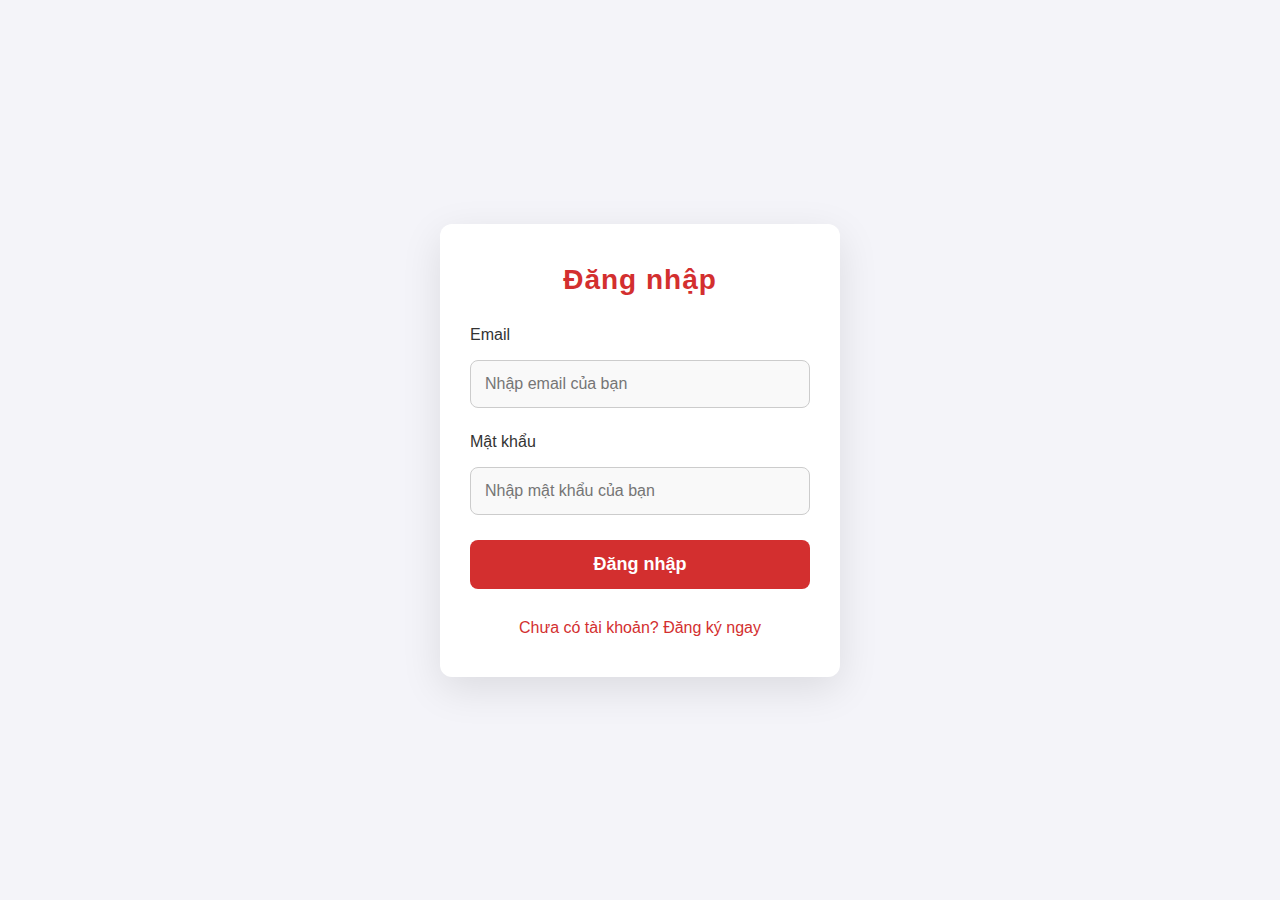
<file: login.html>
<!DOCTYPE html>
<html lang="vi">
<head>
  <meta charset="UTF-8">
  <meta name="viewport" content="width=device-width, initial-scale=1.0">
  <title>Đăng Nhập</title>
  <link rel="stylesheet" href="./css/login.css">
</head>
<body>
  <div class="login-container">
    <h2>Đăng nhập</h2>
    <!-- Form đăng nhập -->
    <form id="login-form">
      <div class="form-group">
        <label for="email">Email</label>
        <input type="email" id="login-email" name="email" placeholder="Nhập email của bạn" required>
      </div>
      <div class="form-group">
        <label for="password">Mật khẩu</label>
        <input type="password" id="login-password" name="password" placeholder="Nhập mật khẩu của bạn" required>
      </div>
      
      <button type="submit">Đăng nhập</button>
      
      <!-- Thêm phần "Chưa có tài khoản?" phía dưới -->
      <a href="register.html" class="signup-link">Chưa có tài khoản? Đăng ký ngay</a>
      
      <!-- Thông báo lỗi -->
      <div id="error-message" class="error-message"></div>
    </form>
  </div>
  <script src="./js/login.js"></script>
</body>
</html>
</file>
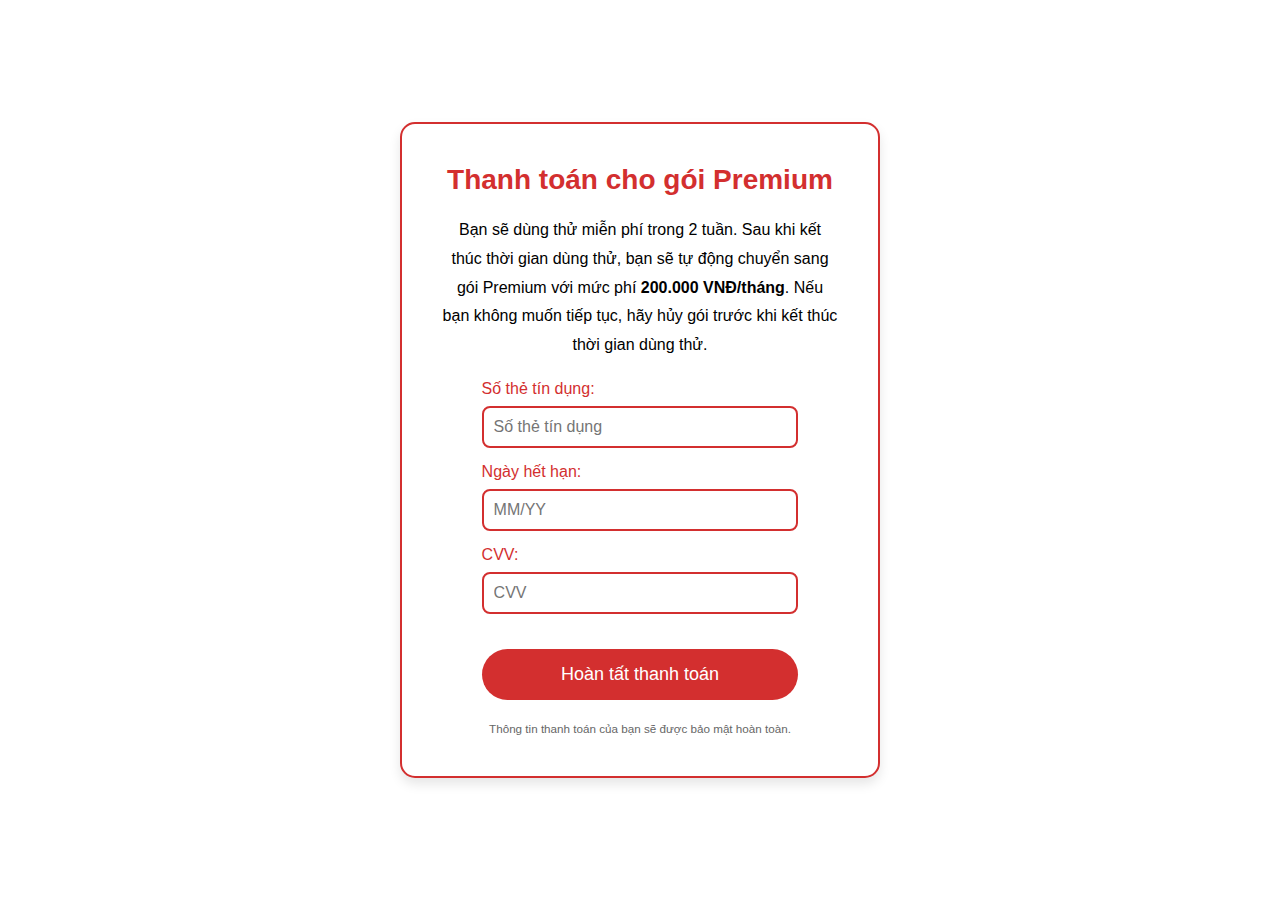
<file: payment-page.html>
<!DOCTYPE html>
<html lang="vi">
<head>
    <meta charset="UTF-8">
    <meta name="viewport" content="width=device-width, initial-scale=1.0">
    <title>Thanh toán Premium</title>
    <link rel="stylesheet" href="./css/payment-page.css">
</head>
<body>
    <div class="container">
        <div class="payment-content">
            <h1>Thanh toán cho gói Premium</h1>
            <p class="payment-description">
                Bạn sẽ dùng thử miễn phí trong 2 tuần. Sau khi kết thúc thời gian dùng thử, bạn sẽ tự động chuyển sang gói Premium với mức phí <strong>200.000 VNĐ/tháng</strong>. Nếu bạn không muốn tiếp tục, hãy hủy gói trước khi kết thúc thời gian dùng thử.
            </p>
            
            <!-- Form nhập thông tin thanh toán -->
            <form action="/process-payment" method="POST" class="payment-form">
                <label for="card-number">Số thẻ tín dụng:</label>
                <input type="text" id="card-number" name="card-number" placeholder="Số thẻ tín dụng" required>
                
                <label for="expiry-date">Ngày hết hạn:</label>
                <input type="text" id="expiry-date" name="expiry-date" placeholder="MM/YY" required>
                
                <label for="cvv">CVV:</label>
                <input type="text" id="cvv" name="cvv" placeholder="CVV" required>
                
                <button type="submit" class="submit-btn">Hoàn tất thanh toán</button>
            </form>

            <p class="security-info">
                <small>Thông tin thanh toán của bạn sẽ được bảo mật hoàn toàn.</small>
            </p>
        </div>
    </div>
</body>
</html>
</file>
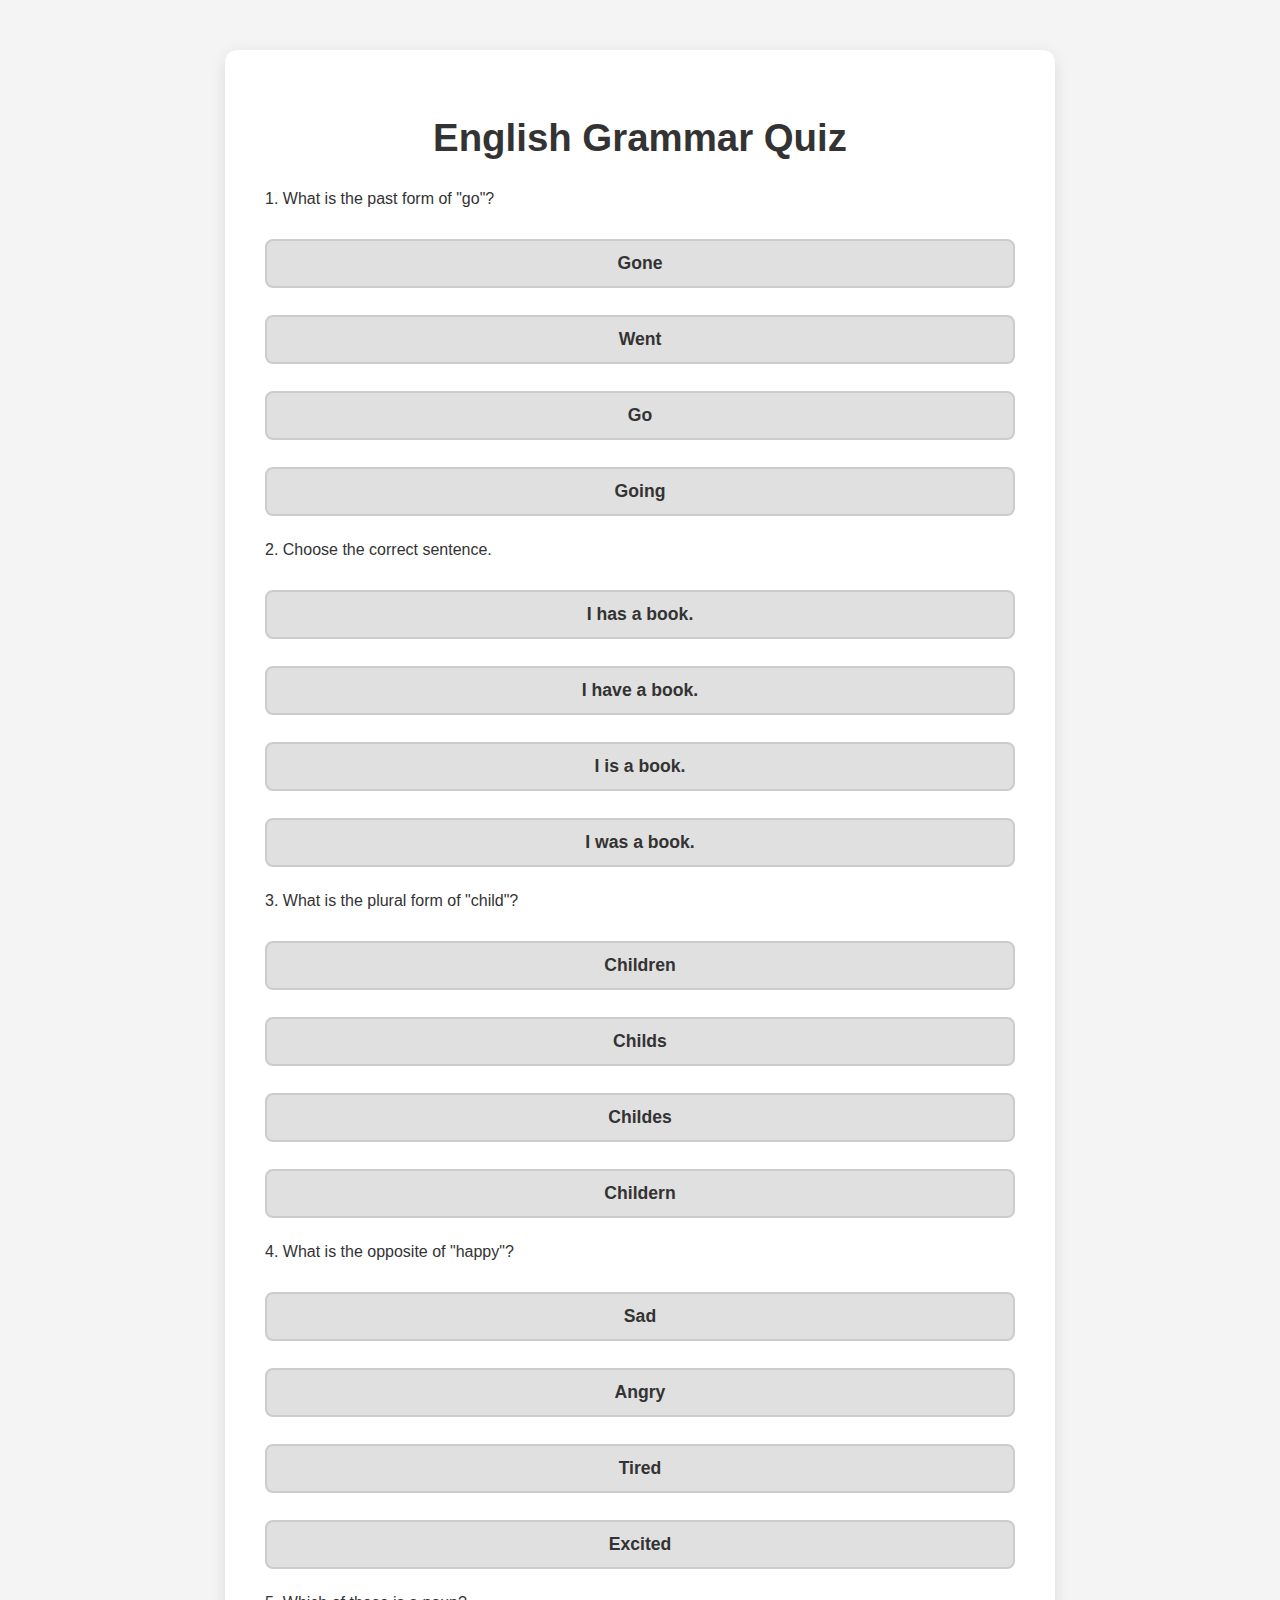
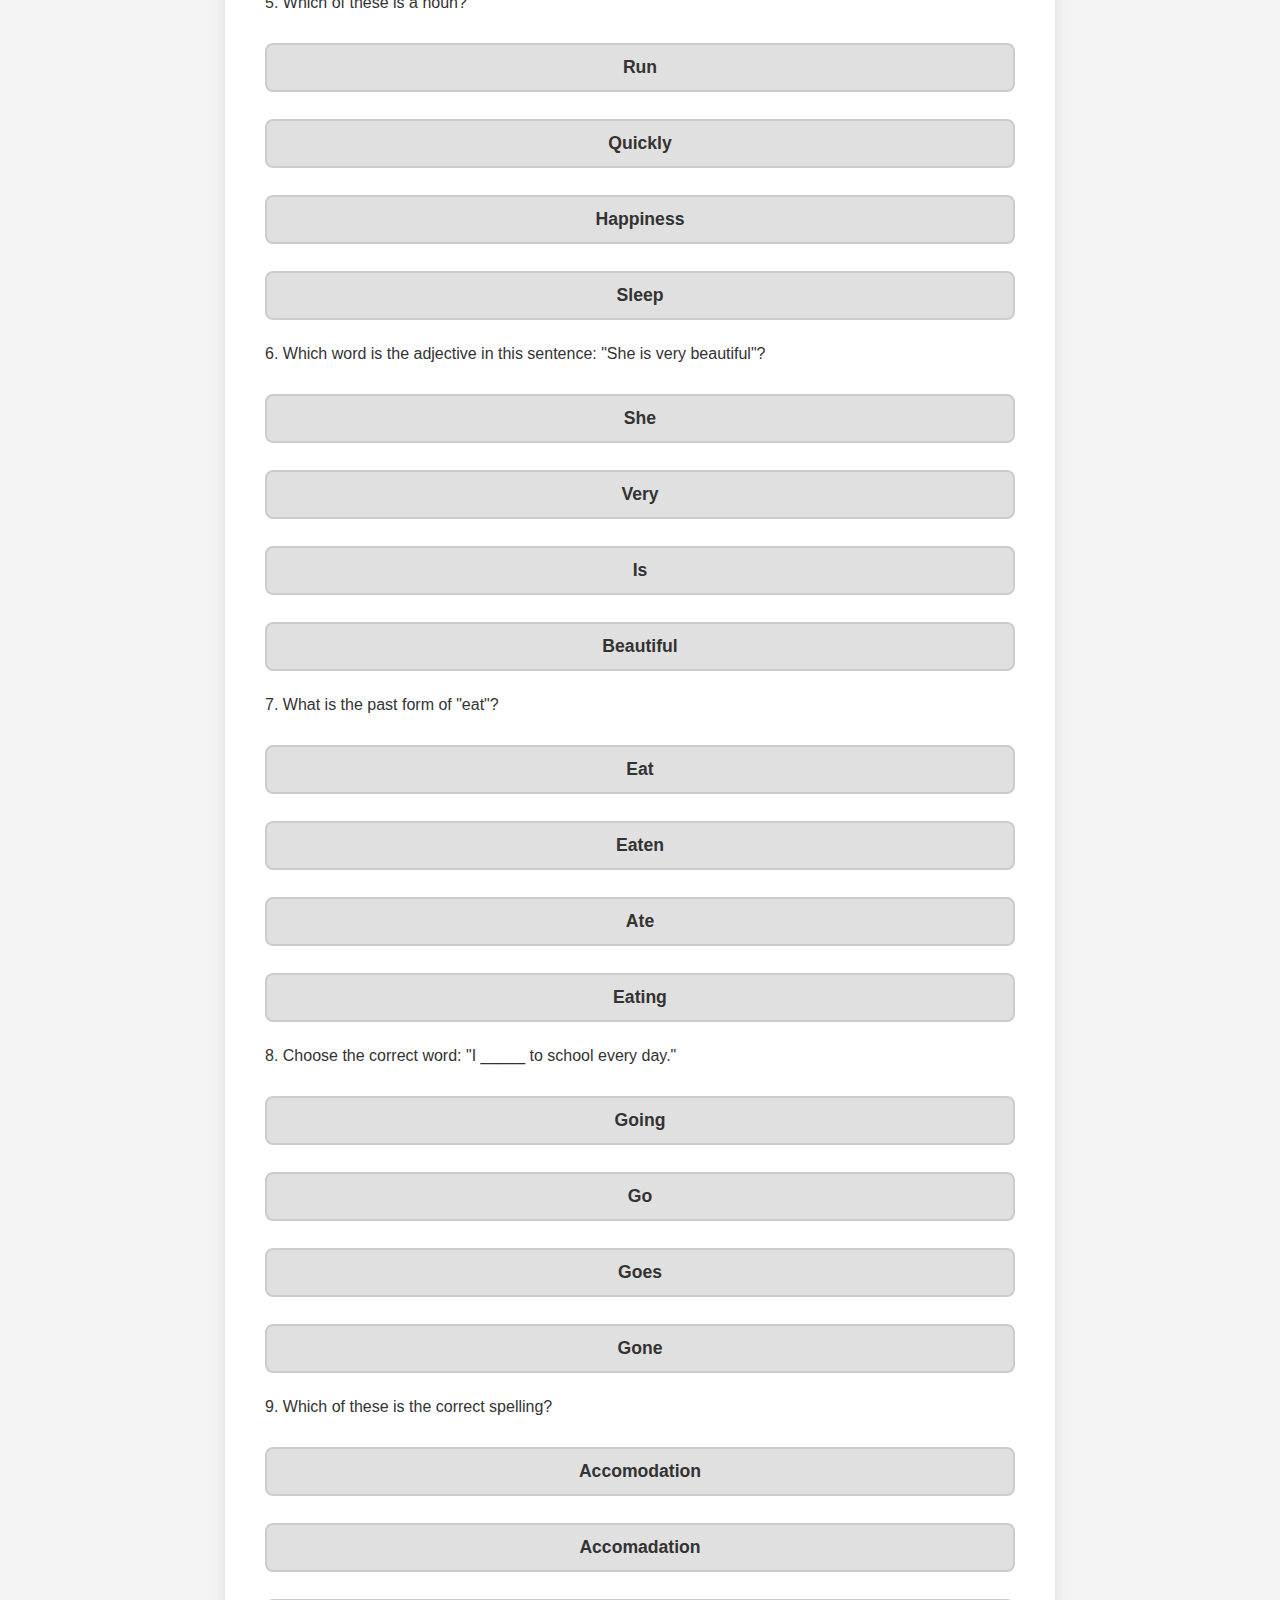
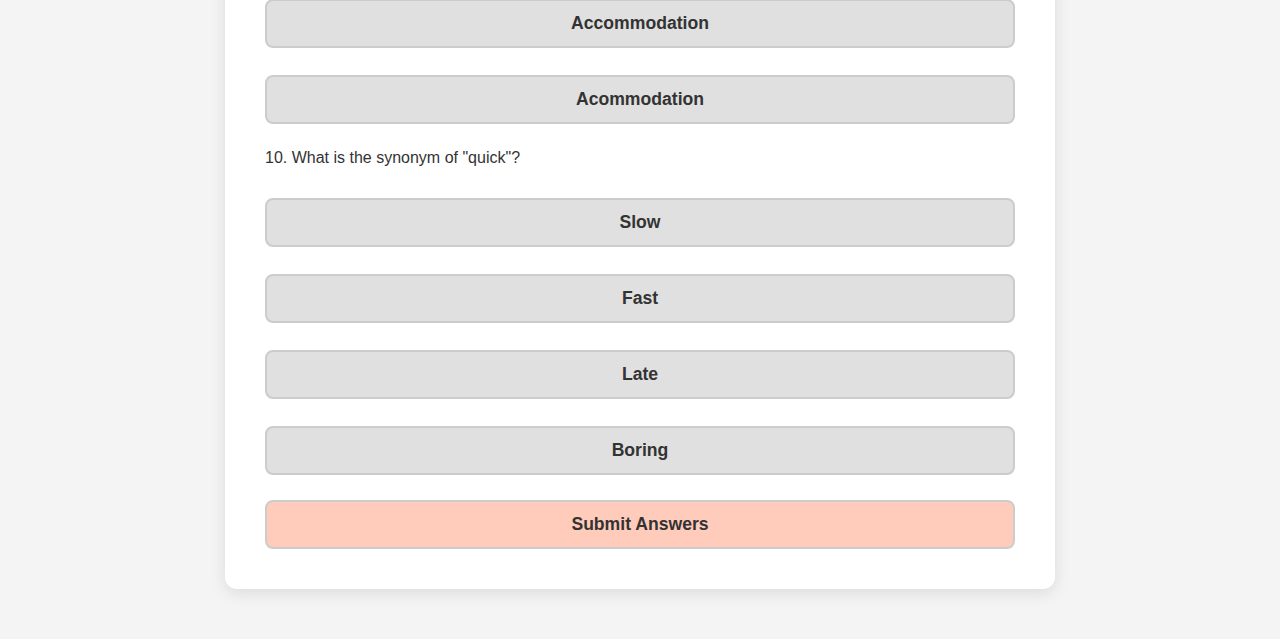
<file: quiz.html>
<!DOCTYPE html>
<html lang="en">
<head>
    <meta charset="UTF-8">
    <meta name="viewport" content="width=device-width, initial-scale=1.0">
    <title>English Grammar Test</title>
    <link rel="stylesheet" href="./css/quiz.css">
</head>
<body>
    <div id="quiz-container" class="quiz-container">
        <h1>English Grammar Quiz</h1>
        <div id="quiz">
            <!-- Question 1 -->
            <div class="question">
                <p>1. What is the past form of "go"?</p>
                <div class="answers">
                    <button data-answer="A">Gone</button>
                    <button data-answer="B">Went</button>
                    <button data-answer="C">Go</button>
                    <button data-answer="D">Going</button>
                </div>
            </div>

            <!-- Question 2 -->
            <div class="question">
                <p>2. Choose the correct sentence.</p>
                <div class="answers">
                    <button data-answer="A">I has a book.</button>
                    <button data-answer="B">I have a book.</button>
                    <button data-answer="C">I is a book.</button>
                    <button data-answer="D">I was a book.</button>
                </div>
            </div>

            <!-- Question 3 -->
            <div class="question">
                <p>3. What is the plural form of "child"?</p>
                <div class="answers">
                    <button data-answer="A">Children</button>
                    <button data-answer="B">Childs</button>
                    <button data-answer="C">Childes</button>
                    <button data-answer="D">Childern</button>
                </div>
            </div>

            <!-- Question 4 -->
            <div class="question">
                <p>4. What is the opposite of "happy"?</p>
                <div class="answers">
                    <button data-answer="A">Sad</button>
                    <button data-answer="B">Angry</button>
                    <button data-answer="C">Tired</button>
                    <button data-answer="D">Excited</button>
                </div>
            </div>

            <!-- Question 5 -->
            <div class="question">
                <p>5. Which of these is a noun?</p>
                <div class="answers">
                    <button data-answer="A">Run</button>
                    <button data-answer="B">Quickly</button>
                    <button data-answer="C">Happiness</button>
                    <button data-answer="D">Sleep</button>
                </div>
            </div>

            <!-- Question 6 -->
            <div class="question">
                <p>6. Which word is the adjective in this sentence: "She is very beautiful"?</p>
                <div class="answers">
                    <button data-answer="A">She</button>
                    <button data-answer="B">Very</button>
                    <button data-answer="C">Is</button>
                    <button data-answer="D">Beautiful</button>
                </div>
            </div>

            <!-- Question 7 -->
            <div class="question">
                <p>7. What is the past form of "eat"?</p>
                <div class="answers">
                    <button data-answer="A">Eat</button>
                    <button data-answer="B">Eaten</button>
                    <button data-answer="C">Ate</button>
                    <button data-answer="D">Eating</button>
                </div>
            </div>

            <!-- Question 8 -->
            <div class="question">
                <p>8. Choose the correct word: "I _____ to school every day."</p>
                <div class="answers">
                    <button data-answer="A">Going</button>
                    <button data-answer="B">Go</button>
                    <button data-answer="C">Goes</button>
                    <button data-answer="D">Gone</button>
                </div>
            </div>

            <!-- Question 9 -->
            <div class="question">
                <p>9. Which of these is the correct spelling?</p>
                <div class="answers">
                    <button data-answer="A">Accomodation</button>
                    <button data-answer="B">Accomadation</button>
                    <button data-answer="C">Accommodation</button>
                    <button data-answer="D">Acommodation</button>
                </div>
            </div>

            <!-- Question 10 -->
            <div class="question">
                <p>10. What is the synonym of "quick"?</p>
                <div class="answers">
                    <button data-answer="A">Slow</button>
                    <button data-answer="B">Fast</button>
                    <button data-answer="C">Late</button>
                    <button data-answer="D">Boring</button>
                </div>
            </div>

            <!-- Submit button -->
            <div id="submit-container">
                <button id="submit-btn">Submit Answers</button>
            </div>
        </div>
    </div>

    <script src="./js/quiz.js"></script>
</body>
</html>
</file>
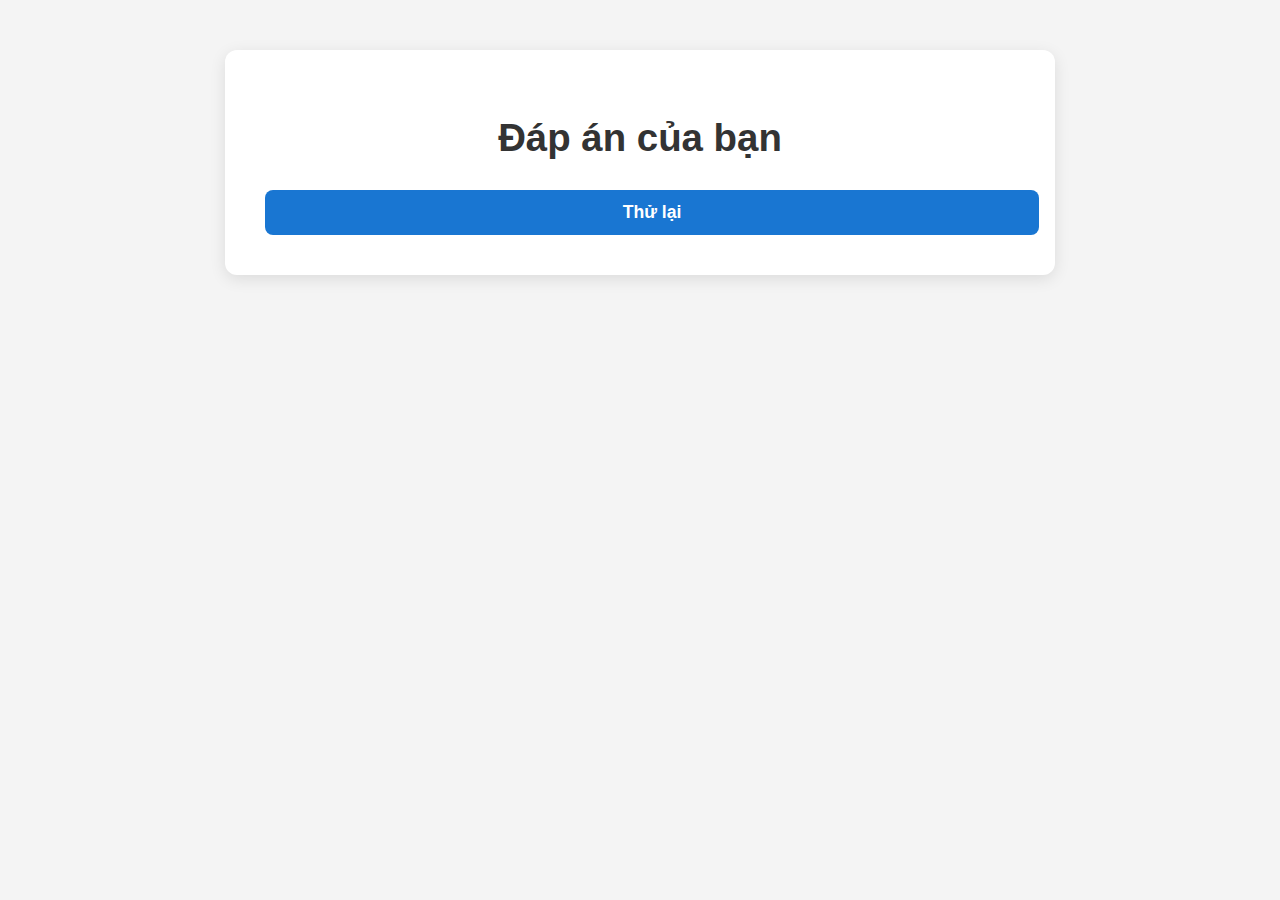
<file: result.html>
<!DOCTYPE html>
<html lang="en">
<head>
    <meta charset="UTF-8">
    <meta name="viewport" content="width=device-width, initial-scale=1.0">
    <title>Kết quả bài kiểm tra</title>
    <link rel="stylesheet" href="./css/quiz.css">
</head>
<body>
    <div class="result-container">
        <h1>Đáp án của bạn</h1>
        
        <div id="result-answers"></div>

        <div id="score" class="score"></div>

        <a href="index.html" class="retry-btn">Thử lại</a> <!-- Nút thử lại -->
    </div>

    <script src="./js/result.js"></script>
</body>
</html>
</file>
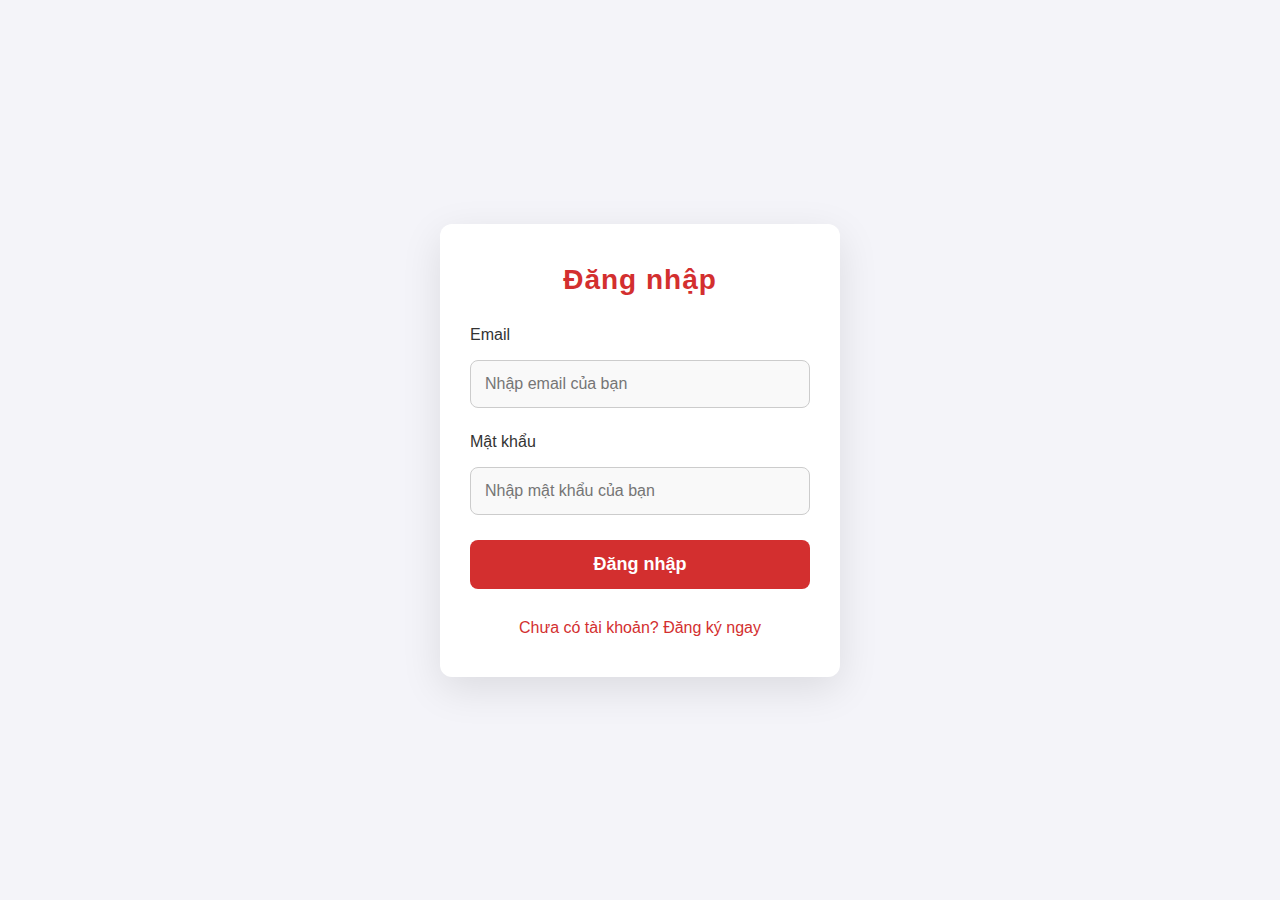
<file: user-info.html>
<!DOCTYPE html>
<html lang="vi">
<head>
  <meta charset="UTF-8">
  <meta name="viewport" content="width=device-width, initial-scale=1.0">
  <title>Thông Tin Người Dùng</title>
  <link rel="stylesheet" href="./css/user-info.css">
  <script src="./js/user-info.js" defer></script>
</head>
<body>

  <div class="user-info-container">
    <h1>Thông Tin Người Dùng</h1>
    <div class="user-info">
      <img id="user-avatar" src="[data-uri]" alt="Avatar" class="avatar" />
      <div>
        <h2 id="user-name"></h2>
        <p>Email: <span id="user-email"></span></p>
        <p>Số điện thoại: <span id="user-phone"></span></p>
        <p>Năm sinh: <span id="user-dob"></span></p>
      </div>
    </div>
    <button id="logout-btn">Đăng xuất</button>
  </div>

</body>
</html>
</file>
<file: css/payment-page.css>
* {
    margin: 0;
    padding: 0;
    box-sizing: border-box;
}

body {
    font-family: 'Arial', sans-serif;
    background-color: #ffffff; 
    display: flex;
    justify-content: center;
    align-items: center;
    height: 100vh;
    color: #000000;
    margin: 0;
}

.container {
    display: flex;
    justify-content: center;
    align-items: center;
    width: 100%;
    max-width: 1200px;
}

.payment-content {
    background-color: #ffffff;
    padding: 40px;
    border-radius: 15px;
    box-shadow: 0 6px 12px rgba(0, 0, 0, 0.1);
    width: 40%;
    text-align: center;
    border: 2px solid #d32f2f;
}

h1 {
    color: #d32f2f;
    font-size: 28px;
    font-weight: bold;
    margin-bottom: 20px;
}

.payment-description {
    color: #000000;
    font-size: 16px;
    margin-bottom: 20px;
    line-height: 1.8;
}

.payment-form {
    width: 100%;
    margin-top: 20px;
}

.payment-form label {
    display: block;
    font-size: 16px;
    margin-bottom: 8px;
    text-align: left;
    margin-left: 10%;
    color: #d32f2f;
}

.payment-form input {
    width: 80%;
    padding: 10px;
    margin-bottom: 15px;
    border: 2px solid #d32f2f;
    border-radius: 8px;
    font-size: 16px;
    outline: none;
}

.payment-form input:focus {
    border-color: #c2185b;
}

.submit-btn {
    background-color: #d32f2f;
    color: white;
    padding: 15px 30px;
    border: none;
    border-radius: 30px;
    font-size: 18px;
    cursor: pointer;
    transition: background-color 0.3s ease;
    width: 80%;
    margin-top: 20px;
}

.submit-btn:hover {
    background-color: #c2185b;
}

.security-info {
    font-size: 14px;
    margin-top: 20px;
    color: #666666;
}
</file>
<file: css/quiz.css>
/* Tổng thể trang */
body {
  font-family: 'Roboto', sans-serif;
  background-color: #f4f4f4; /* Nền xám nhạt */
  margin: 0;
  padding: 0;
  color: #333;
}

/* Container cho bài kiểm tra */
.quiz-container {
  width: 90%;
  max-width: 750px;
  margin: 50px auto;
  background-color: #fff;
  padding: 40px;
  border-radius: 12px;
  box-shadow: 0 4px 16px rgba(0, 0, 0, 0.1);
}

/* Tiêu đề bài kiểm tra */
h1 {
  text-align: center;
  color: #333;
  font-size: 2.4rem;
  margin-bottom: 30px;
}

/* Câu hỏi */
.question {
  margin-bottom: 25px;
}

/* Câu trả lời */
.answers {
  display: flex;
  flex-direction: column;
  gap: 12px;
}

/* Các nút trả lời */
button {
  display: block;
  width: 100%;
  padding: 14px;
  background-color: #e0e0e0; /* Màu nền xám nhạt cho nút */
  color: #333; /* Màu chữ */
  font-size: 1.1rem;
  border: 2px solid #ccc;
  border-radius: 8px;
  cursor: pointer;
  transition: background-color 0.3s, transform 0.2s ease-in-out;
}

/* Hiệu ứng hover */
button:hover {
  background-color: #d5d5d5;
  transform: scale(1.05);
}

/* Đáp án đã chọn - có màu đỏ khi được chọn */
button.selected {
  background-color: #ffebee; /* Nền đỏ nhạt khi chọn */
  border-color: #b71c1c; /* Viền đỏ */
  box-shadow: 0 0 8px rgba(0, 0, 0, 0.1);
}

/* Khi một câu trả lời được chọn, các nút khác không thay đổi màu */
button:focus {
  outline: none;
}

/* Nút Nộp bài */
#submit-btn {
  background-color: #ffccbc; /* Màu nền nút Nộp bài */
  font-size: 1.2rem;
  font-weight: bold;
  padding: 16px;
  width: 100%;
  border-radius: 8px;
  color: #333;
  cursor: pointer;
  transition: background-color 0.3s, transform 0.2s ease-in-out;
}

/* Hiệu ứng hover cho nút Nộp bài */
#submit-btn:hover {
  background-color: #ffb3a7;
  transform: scale(1.05);
}

/* Phần kết quả */
.result-container {
  width: 90%;
  max-width: 750px;
  margin: 50px auto;
  background-color: #fff;
  padding: 40px;
  border-radius: 12px;
  box-shadow: 0 4px 16px rgba(0, 0, 0, 0.1);
}

/* Tiêu đề kết quả */
.result-container h1 {
  text-align: center;
  color: #333;
  font-size: 2.4rem;
  margin-bottom: 30px;
}

/* Câu trả lời trong kết quả */
.result-container p {
  font-size: 1.1rem;
  margin-bottom: 10px;
}

/* Màu cho câu trả lời đúng và sai */
.correct {
  color: #4caf50; /* Màu xanh lá cho câu trả lời đúng */
  font-weight: bold;
}

.incorrect {
  color: #f44336; /* Màu đỏ cho câu trả lời sai */
  font-weight: bold;
}

/* Điểm số */
.score {
  font-size: 1.3rem;
  font-weight: bold;
  text-align: center;
  margin-top: 20px;
}

/* Nút thử lại */
.retry-btn {
  display: block;
  text-align: center;
  margin-top: 40px;
  padding: 12px 20px;
  background-color: #1976d2; /* Màu xanh dương cho nút thử lại */
  color: white;
  border-radius: 8px;
  text-decoration: none;
  font-size: 1.1rem;
  font-weight: bold;
  transition: background-color 0.3s ease-in-out;
}

/* Hiệu ứng hover cho nút thử lại */
.retry-btn:hover {
  background-color: #1565c0;
}

/* Các phần tử trong bài kiểm tra, kết quả */
.container {
  display: flex;
  flex-direction: column;
  align-items: center;
}

.container h2 {
  font-size: 1.5rem;
  margin-bottom: 20px;
}

/* Cải thiện giao diện cho các nút và phần tử để nhìn thanh thoát hơn */
button, #submit-btn, .retry-btn {
  font-size: 1.1rem;
  font-weight: bold;
  border-radius: 8px;
  padding: 12px;
  margin-top: 15px;
  width: 100%;
}

button.selected {
  background-color: #ffebee; /* Đổi màu khi người dùng chọn đáp án */
  border: 2px solid #b71c1c;
  color: #b71c1c;
}
</file>
<file: css/user-info.css>
/* Cấu trúc chung của trang */
body {
    font-family: 'Arial', sans-serif;
    background-color: #f4f4f4;
    margin: 0;
    padding: 0;
  }
  
  /* Container chính */
  .user-info-container {
    max-width: 1200px;
    margin: 50px auto;
    padding: 20px;
    background-color: #ffffff;
    border-radius: 10px;
    box-shadow: 0 4px 10px rgba(0, 0, 0, 0.1);
    text-align: center;
  }
  
  .user-info-container h1 {
    font-size: 30px;
    margin-bottom: 20px;
    color: #333;
  }
  
  /* Phần thông tin người dùng */
  .user-info {
    display: flex;
    justify-content: center;
    align-items: center;
    gap: 30px;
    margin-bottom: 30px;
  }
  
  .avatar {
    width: 100px;
    height: 100px;
    border-radius: 50%;
    object-fit: cover;
    border: 3px solid #d32f2f;
    transition: transform 0.3s ease;
  }
  
  .avatar:hover {
    transform: scale(1.05);
  }
  
  .user-info div {
    text-align: left;
    font-size: 18px;
    color: #333;
  }
  
  .user-info div p {
    margin: 10px 0;
  }
  
  .user-info div p span {
    font-weight: bold;
  }
  
  /* Nút đăng xuất */
  #logout-btn {
    background-color: #d32f2f;
    color: white;
    border: none;
    padding: 12px 25px;
    font-size: 16px;
    cursor: pointer;
    border-radius: 8px;
    transition: background-color 0.3s ease;
    margin-top: 20px;
  }
  
  #logout-btn:hover {
    background-color: #b71c1c;
  }
  
  /* Đảm bảo responsive */
  @media (max-width: 768px) {
    .user-info {
      flex-direction: column;
      text-align: center;
    }
  
    .avatar {
      width: 80px;
      height: 80px;
    }
  
    .user-info div {
      font-size: 16px;
    }
  }
</file>
<file: css/login.css>
/* Reset các giá trị mặc định */
* {
  margin: 0;
  padding: 0;
  box-sizing: border-box;
}

body {
  font-family: 'Roboto', sans-serif;
  background-color: #f4f4f9;
  display: flex;
  justify-content: center;
  align-items: center;
  min-height: 100vh;
  padding: 20px;
}

.login-container {
  background-color: #fff;
  padding: 40px 30px;
  border-radius: 12px;
  box-shadow: 0 12px 40px rgba(0, 0, 0, 0.1);
  width: 100%;
  max-width: 400px;
  text-align: center;
  transition: transform 0.3s ease, box-shadow 0.3s ease;
}

.login-container:hover {
  transform: translateY(-12px);
  box-shadow: 0 15px 50px rgba(0, 0, 0, 0.15);
}

h2 {
  font-size: 28px;
  color: #d32f2f;
  font-weight: 600;
  margin-bottom: 30px;
  letter-spacing: 1px;
}

.form-group {
  margin-bottom: 25px;
  text-align: left;
}

label {
  font-size: 16px;
  color: #333;
  margin-bottom: 8px;
  display: block;
}

input {
  width: 100%;
  padding: 14px;
  margin-top: 8px;
  font-size: 16px;
  color: #333;
  border: 1px solid #ccc;
  border-radius: 8px;
  background-color: #f9f9f9;
  outline: none;
  transition: all 0.3s ease;
}

input:focus {
  border-color: #d32f2f;
  background-color: #fff;
  box-shadow: 0 0 8px rgba(211, 47, 47, 0.3);
}

button {
  width: 100%;
  padding: 14px;
  font-size: 18px;
  font-weight: 600;
  background-color: #d32f2f;
  color: white;
  border: none;
  border-radius: 8px;
  cursor: pointer;
  transition: background-color 0.3s ease, transform 0.2s ease;
}

button:hover {
  background-color: #b71c1c;
  transform: translateY(-3px);
}

button:active {
  background-color: #c2185b;
  transform: translateY(3px);
}

.error-message {
  color: #d32f2f;
  font-size: 14px;
  margin-top: 10px;
  display: none;
  font-weight: 600;
}

.signup-link {
  margin-top: 30px;
  font-size: 16px;
  font-weight: 500;
  color: #d32f2f;
  text-decoration: none;
  display: inline-block;
  transition: color 0.3s ease, transform 0.3s ease;
}

.signup-link:hover {
  color: #b71c1c;
  transform: translateY(-2px);
}

/* Hiệu ứng chuyển động cho trang */
@keyframes fadeIn {
  from {
    opacity: 0;
    transform: translateY(20px);
  }
  to {
    opacity: 1;
    transform: translateY(0);
  }
}

.login-container {
  animation: fadeIn 0.6s ease-in-out;
}

/* Tạo khoảng cách giữa các trường input */
.form-group + .form-group {
  margin-top: 20px;
}
</file>
